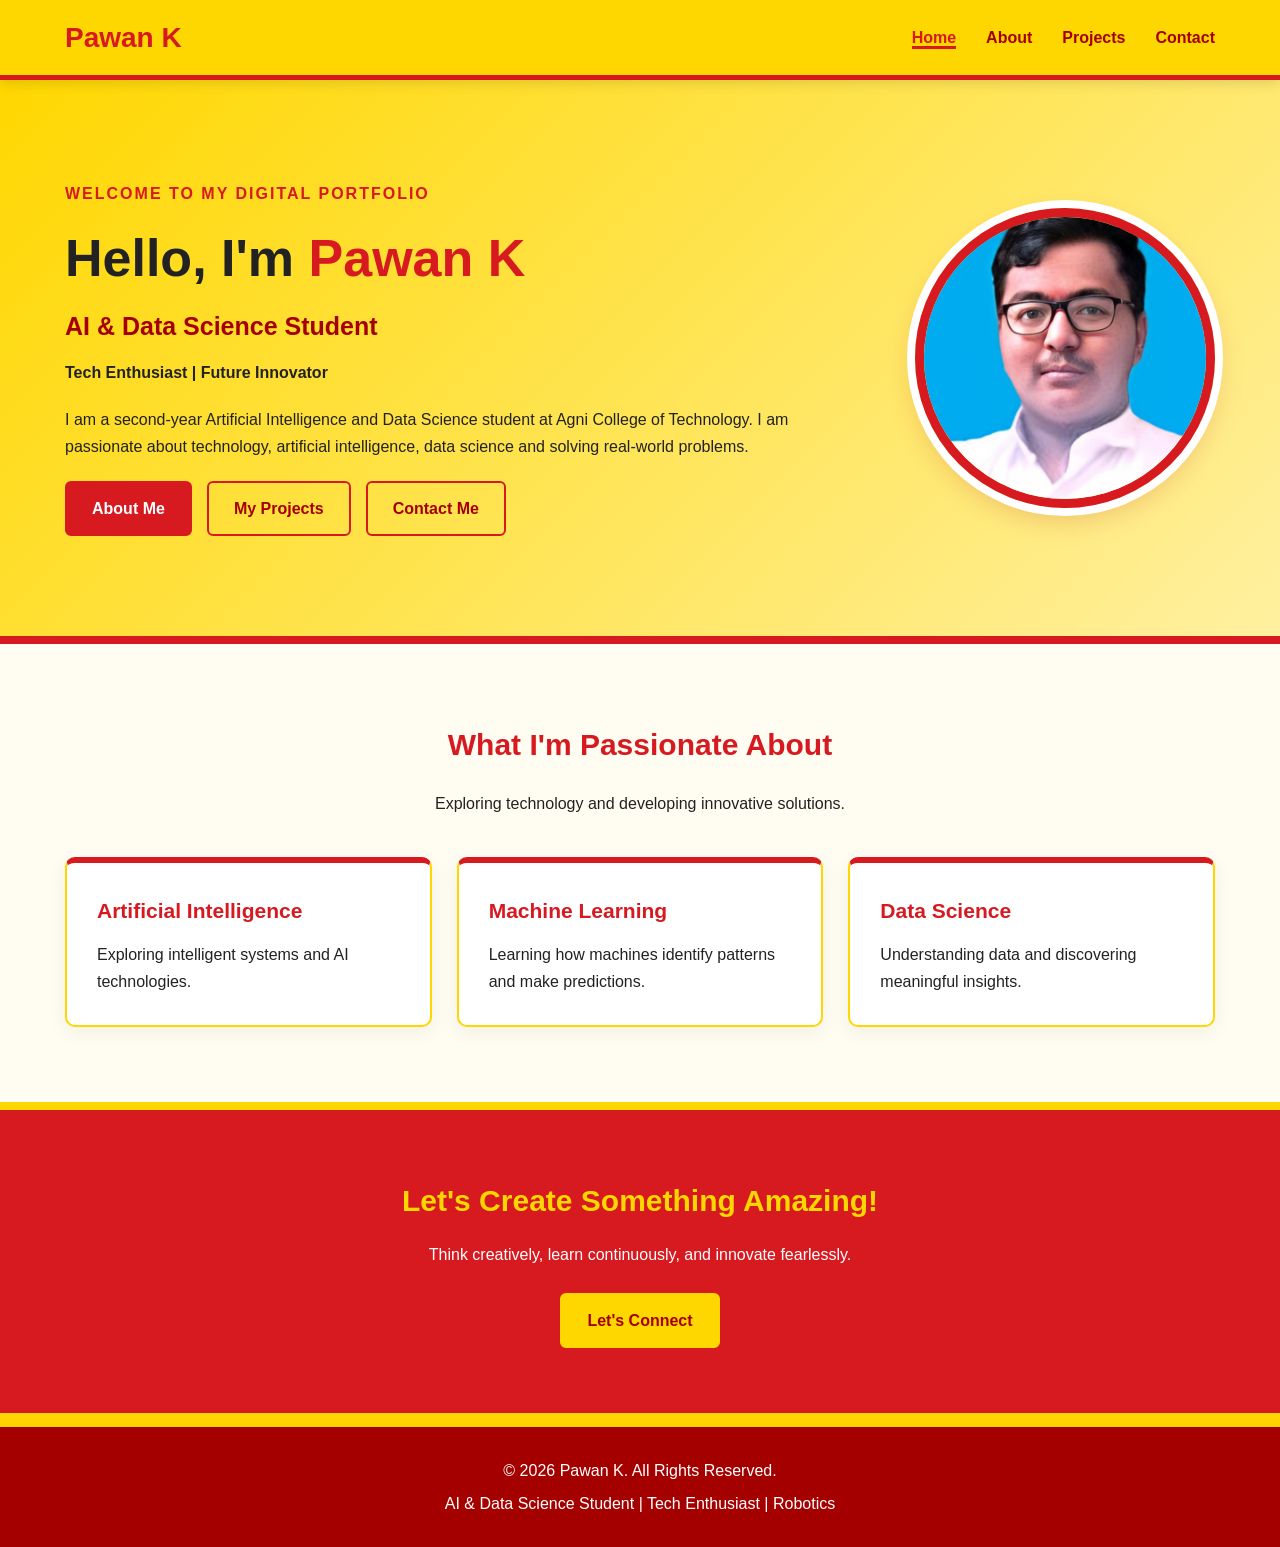
<file: index.html>
<!DOCTYPE html>
<html lang="en">
<head>
    <meta charset="UTF-8">
    <meta name="viewport" content="width=device-width, initial-scale=1.0">
    <meta name="description" content="Personal portfolio of Pawan K, AI and Data Science student.">
    <title>Pawan K | Portfolio</title>
    <link rel="stylesheet" href="style.css">
    <script src="script.js" defer></script>
</head>
<body>

<a class="skip-link" href="#main-content">Skip to main content</a>

<header class="site-header">
    <div class="container header-container">
        <a href="index.html" class="logo">Pawan K</a>

        <button class="menu-toggle" aria-label="Open navigation menu"
            aria-expanded="false" aria-controls="primary-navigation">
            ☰
        </button>

        <nav class="navigation" id="primary-navigation" aria-label="Main navigation">
            <ul>
                <li><a href="index.html" aria-current="page">Home</a></li>
                <li><a href="about.html">About</a></li>
                <li><a href="projects.html">Projects</a></li>
                <li><a href="contact.html">Contact</a></li>
            </ul>
        </nav>
    </div>
</header>

<main id="main-content">

    <section class="hero">
        <div class="container hero-container">

            <div class="hero-content">
                <p class="subtitle">WELCOME TO MY DIGITAL PORTFOLIO</p>

                <h1>Hello, I'm <span>Pawan K</span></h1>

                <h2>AI & Data Science Student</h2>

                <p class="role">Tech Enthusiast | Future Innovator</p>

                <p>
                    I am a second-year Artificial Intelligence and
                    Data Science student at Agni College of Technology.
                    I am passionate about technology, artificial
                    intelligence, data science and solving real-world
                    problems.
                </p>

                <div class="hero-buttons">
                    <a href="about.html" class="btn">About Me</a>
                    <a href="projects.html" class="btn btn-outline">My Projects</a>
                    <a href="contact.html" class="btn btn-outline">Contact Me</a>
                </div>
            </div>

            <div class="profile-container">
                <img src="images/profile.jpg"
                     alt="Profile photograph of Pawan K"
                     class="profile-image">
            </div>

        </div>
    </section>

    <section class="section">
        <div class="container">

            <div class="section-heading">
                <h2>What I'm Passionate About</h2>
                <p>Exploring technology and developing innovative solutions.</p>
            </div>

            <div class="card-grid">

                <article class="card">
                    <h3>Artificial Intelligence</h3>
                    <p>Exploring intelligent systems and AI technologies.</p>
                </article>

                <article class="card">
                    <h3>Machine Learning</h3>
                    <p>Learning how machines identify patterns and make predictions.</p>
                </article>

                <article class="card">
                    <h3>Data Science</h3>
                    <p>Understanding data and discovering meaningful insights.</p>
                </article>

            </div>
        </div>
    </section>

    <section class="cta-section">
        <div class="container">
            <h2>Let's Create Something Amazing!</h2>
            <p>Think creatively, learn continuously, and innovate fearlessly.</p>
            <a href="contact.html" class="btn btn-light">Let's Connect</a>
        </div>
    </section>

</main>

<footer class="site-footer">
    <div class="container">
        <p>&copy; <span class="current-year"></span> Pawan K. All Rights Reserved.</p>
        <p>AI & Data Science Student | Tech Enthusiast | Robotics</p>
    </div>
</footer>

</body>
</html>
</file>
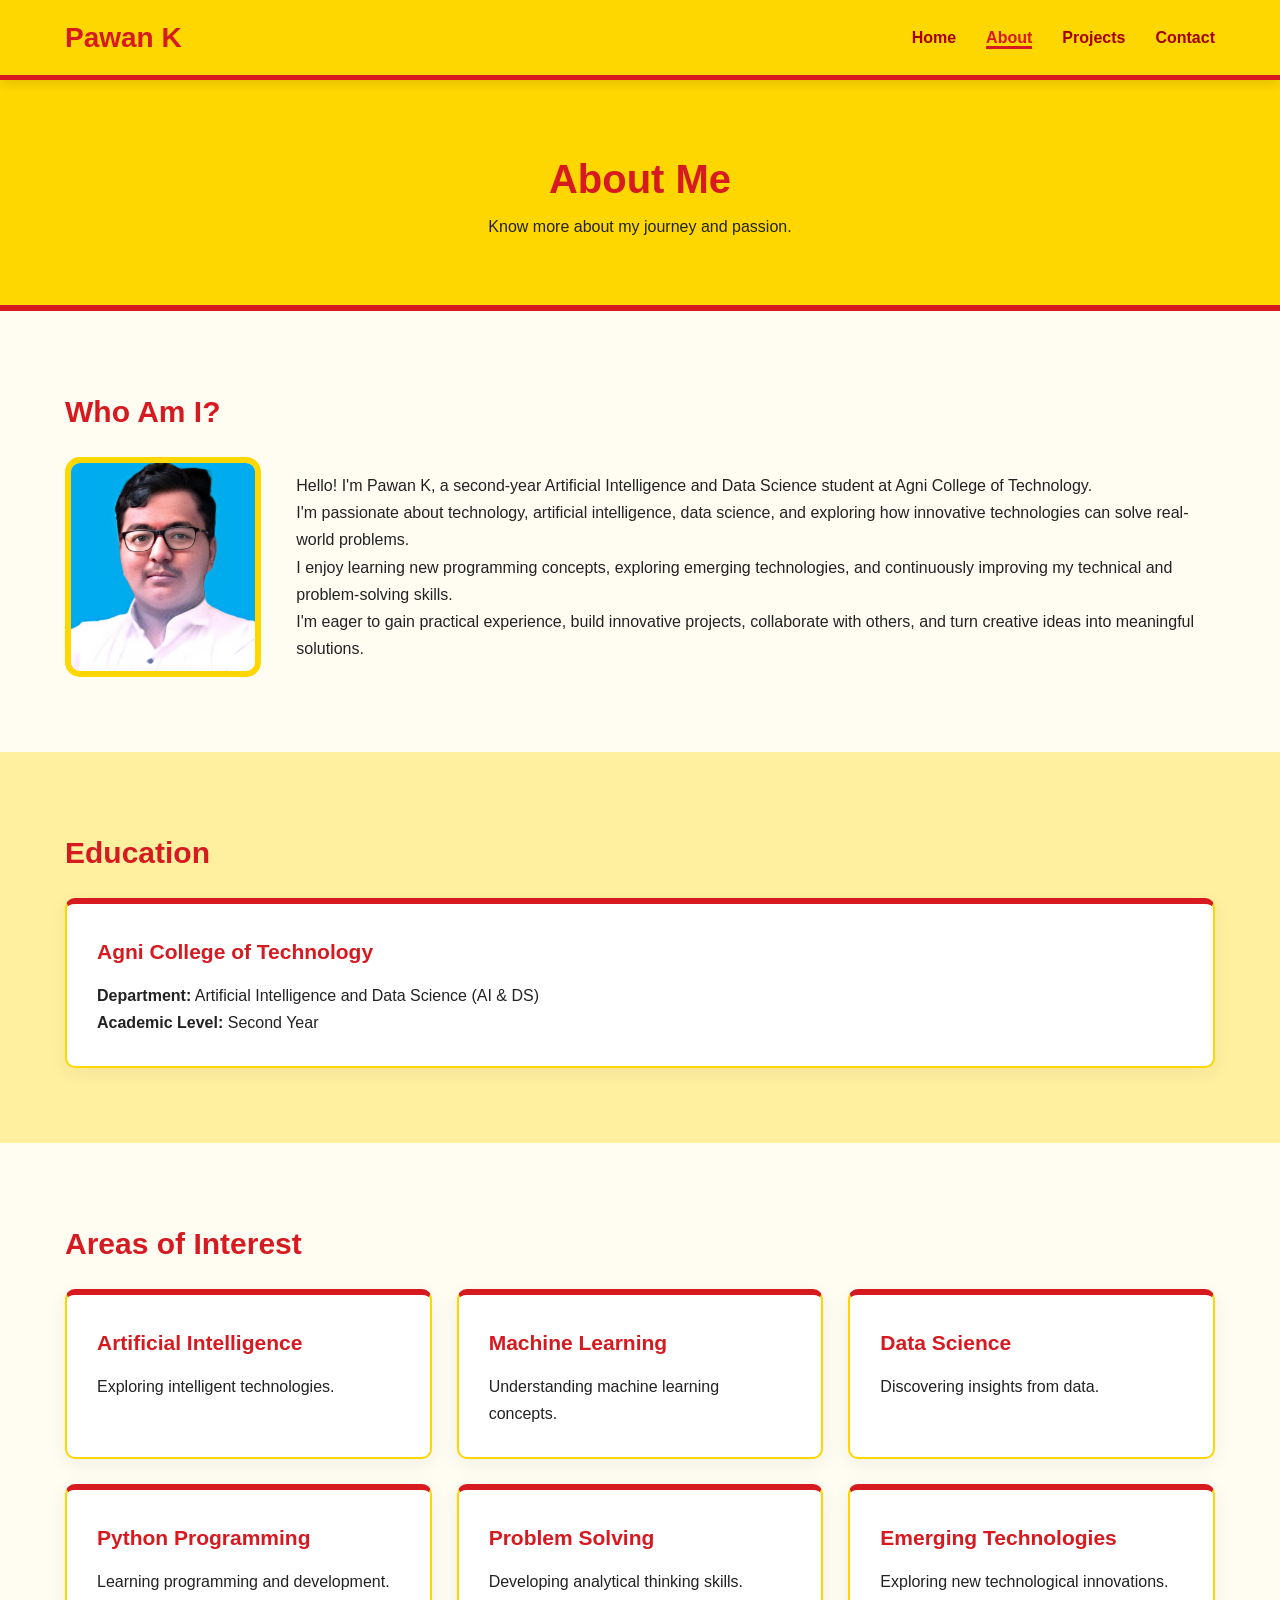
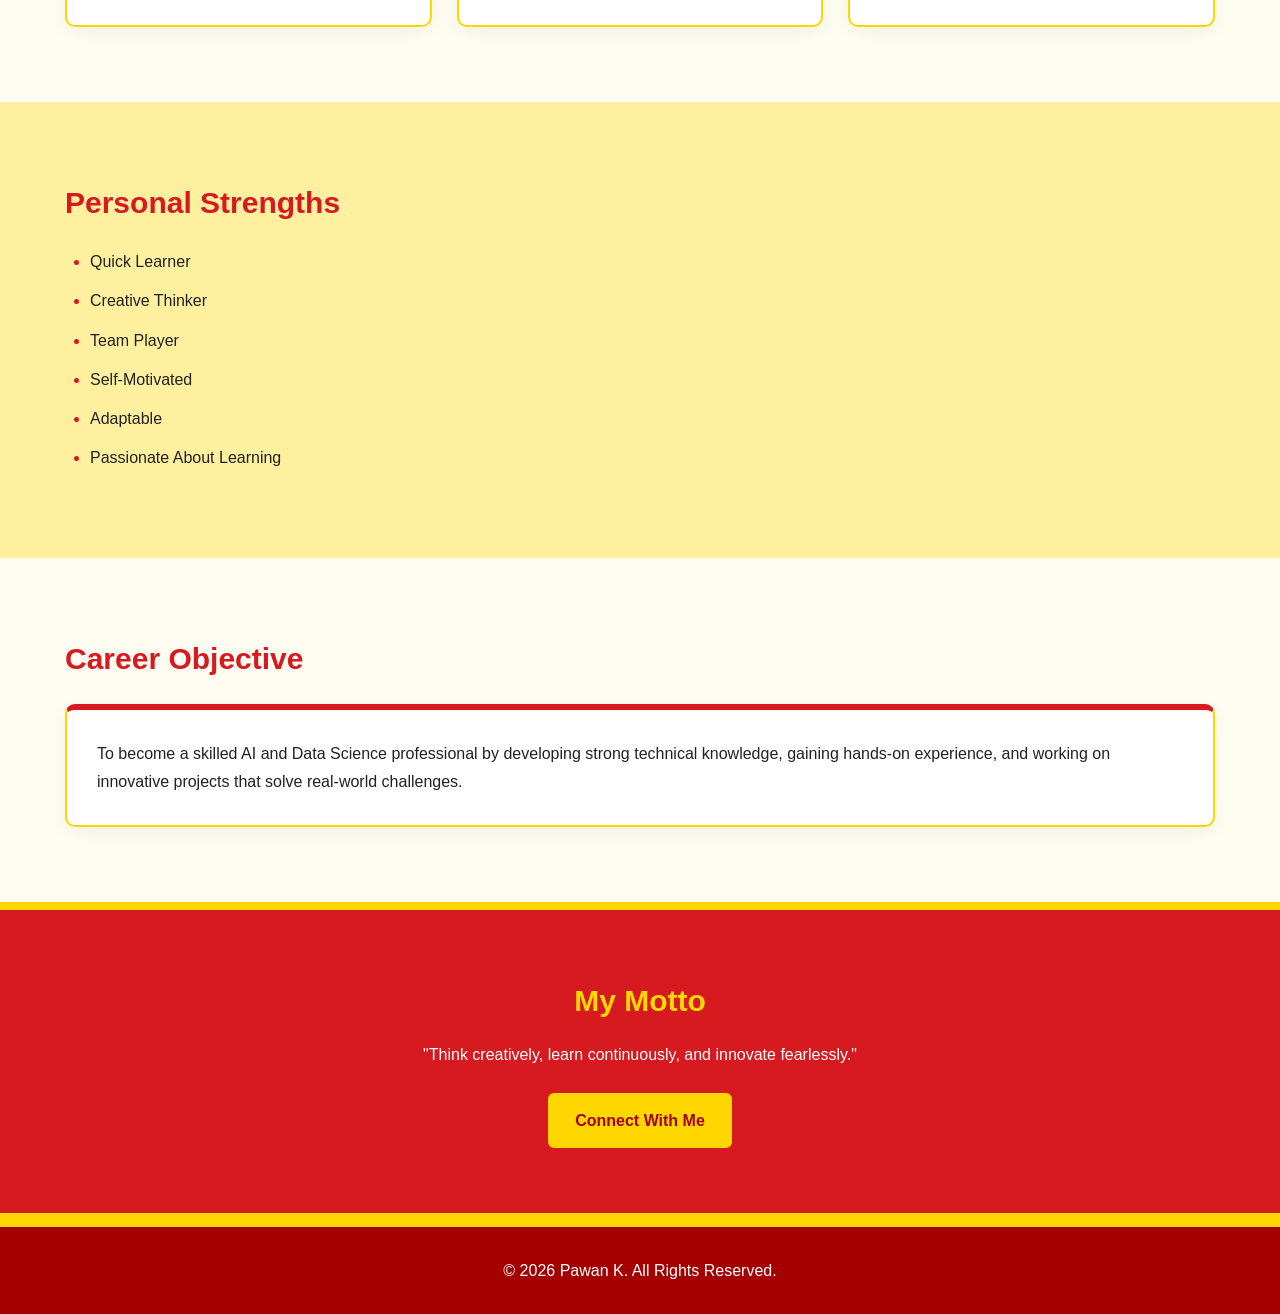
<file: about.html>
<!DOCTYPE html>
<html lang="en">
<head>
    <meta charset="UTF-8">
    <meta name="viewport" content="width=device-width, initial-scale=1.0">
    <meta name="description" content="About Pawan K, AI and Data Science student.">
    <title>About Me | Pawan K</title>
    <link rel="stylesheet" href="style.css">
    <script src="script.js" defer></script>
</head>
<body>

<a class="skip-link" href="#main-content">Skip to main content</a>

<header class="site-header">
    <div class="container header-container">
        <a href="index.html" class="logo">Pawan K</a>

        <button class="menu-toggle" aria-label="Open navigation menu"
            aria-expanded="false" aria-controls="primary-navigation">☰</button>

        <nav class="navigation" id="primary-navigation" aria-label="Main navigation">
            <ul>
                <li><a href="index.html">Home</a></li>
                <li><a href="about.html" aria-current="page">About</a></li>
                <li><a href="projects.html">Projects</a></li>
                <li><a href="contact.html">Contact</a></li>
            </ul>
        </nav>
    </div>
</header>

<main id="main-content">

    <section class="page-banner">
        <div class="container">
            <h1>About Me</h1>
            <p>Know more about my journey and passion.</p>
        </div>
    </section>

    <section class="section">
        <div class="container">
            <h2>Who Am I?</h2>

            <div class="about-profile">
                <img src="images/profile.jpg"
                     alt="Pawan K"
                     class="about-image">

                <div>
                    <p>Hello! I'm Pawan K, a second-year Artificial Intelligence and Data Science student at Agni College of Technology.</p>

                    <p>I'm passionate about technology, artificial intelligence, data science, and exploring how innovative technologies can solve real-world problems.</p>

                    <p>I enjoy learning new programming concepts, exploring emerging technologies, and continuously improving my technical and problem-solving skills.</p>

                    <p>I'm eager to gain practical experience, build innovative projects, collaborate with others, and turn creative ideas into meaningful solutions.</p>
                </div>
            </div>
        </div>
    </section>

    <section class="section section-alt">
        <div class="container">
            <h2>Education</h2>

            <article class="card">
                <h3>Agni College of Technology</h3>
                <p><strong>Department:</strong> Artificial Intelligence and Data Science (AI & DS)</p>
                <p><strong>Academic Level:</strong> Second Year</p>
            </article>
        </div>
    </section>

    <section class="section">
        <div class="container">
            <h2>Areas of Interest</h2>

            <div class="card-grid">
                <article class="card"><h3>Artificial Intelligence</h3><p>Exploring intelligent technologies.</p></article>
                <article class="card"><h3>Machine Learning</h3><p>Understanding machine learning concepts.</p></article>
                <article class="card"><h3>Data Science</h3><p>Discovering insights from data.</p></article>
                <article class="card"><h3>Python Programming</h3><p>Learning programming and development.</p></article>
                <article class="card"><h3>Problem Solving</h3><p>Developing analytical thinking skills.</p></article>
                <article class="card"><h3>Emerging Technologies</h3><p>Exploring new technological innovations.</p></article>
            </div>
        </div>
    </section>

    <section class="section section-alt">
        <div class="container">
            <h2>Personal Strengths</h2>

            <ul class="interest-list">
                <li>Quick Learner</li>
                <li>Creative Thinker</li>
                <li>Team Player</li>
                <li>Self-Motivated</li>
                <li>Adaptable</li>
                <li>Passionate About Learning</li>
            </ul>
        </div>
    </section>

    <section class="section">
        <div class="container">
            <h2>Career Objective</h2>
            <article class="card">
                <p>To become a skilled AI and Data Science professional by developing strong technical knowledge, gaining hands-on experience, and working on innovative projects that solve real-world challenges.</p>
            </article>
        </div>
    </section>

    <section class="cta-section">
        <div class="container">
            <h2>My Motto</h2>
            <p>"Think creatively, learn continuously, and innovate fearlessly."</p>
            <a href="contact.html" class="btn btn-light">Connect With Me</a>
        </div>
    </section>

</main>

<footer class="site-footer">
    <div class="container">
        <p>&copy; <span class="current-year"></span> Pawan K. All Rights Reserved.</p>
    </div>
</footer>

</body>
</html>
</file>
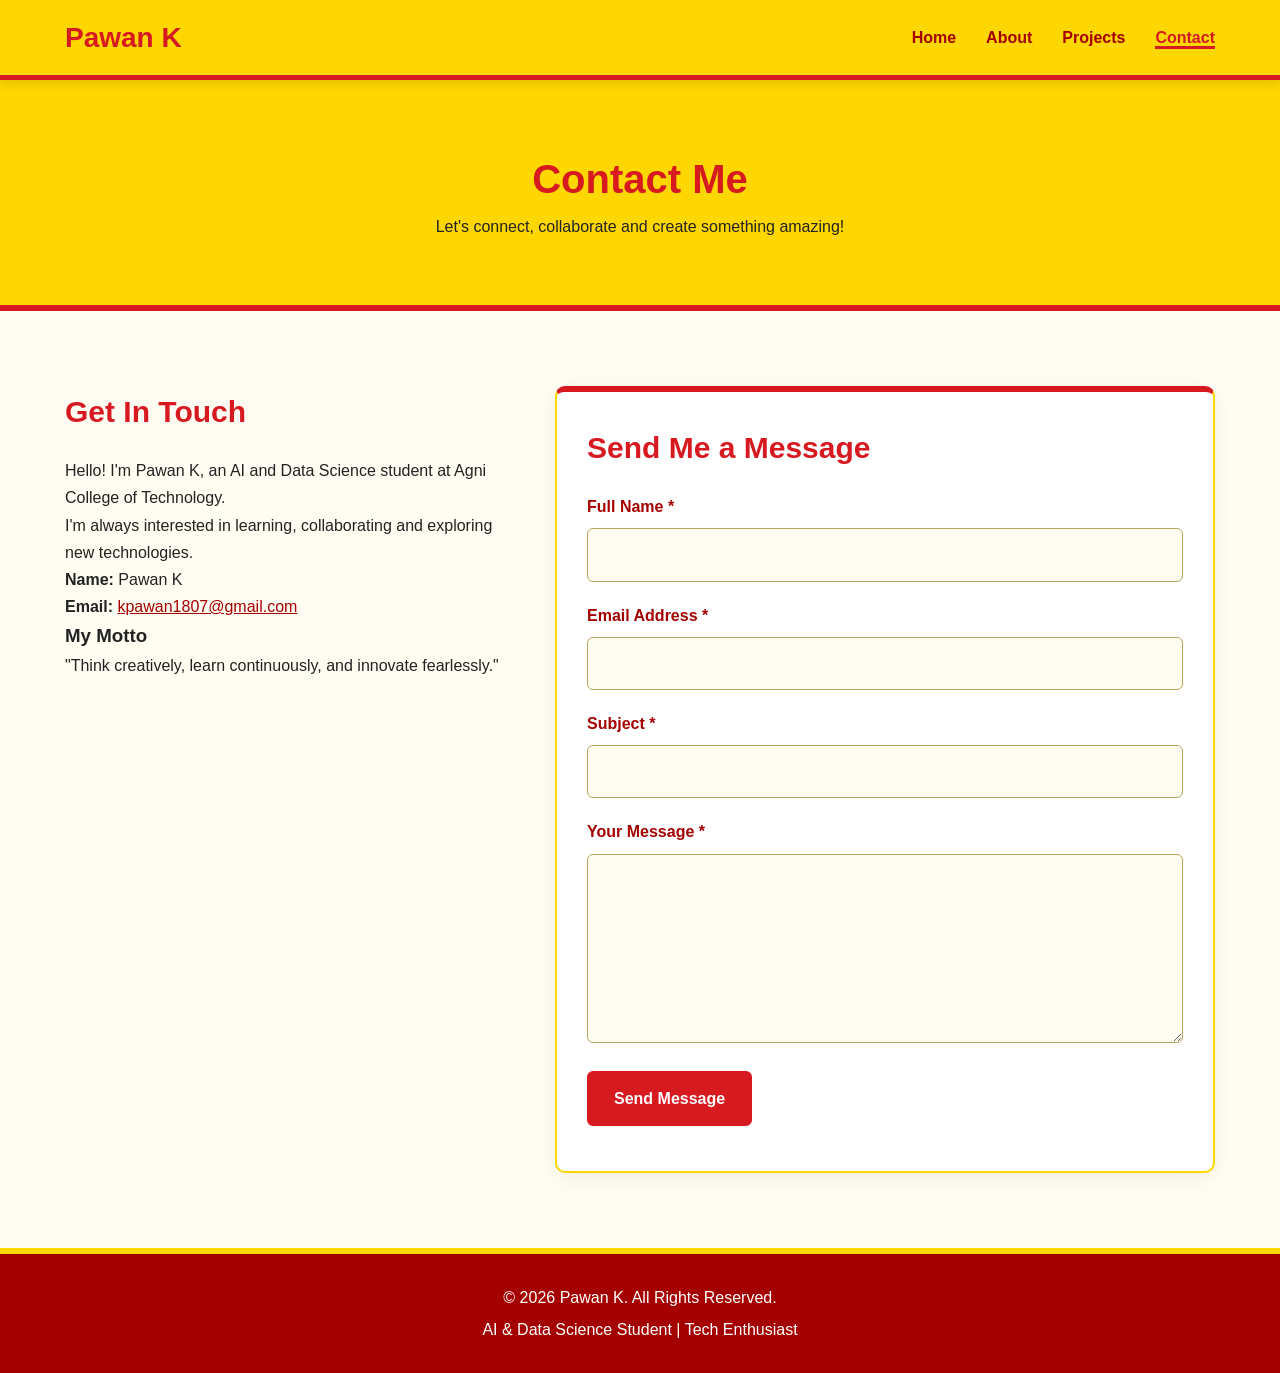
<file: contact.html>
<!DOCTYPE html>
<html lang="en">
<head>
    <meta charset="UTF-8">
    <meta name="viewport" content="width=device-width, initial-scale=1.0">
    <meta name="description" content="Contact Pawan K, AI and Data Science student.">
    <title>Contact | Pawan K</title>
    <link rel="stylesheet" href="style.css">
    <script src="script.js" defer></script>
</head>
<body>

<a class="skip-link" href="#main-content">Skip to main content</a>

<header class="site-header">
    <div class="container header-container">
        <a href="index.html" class="logo">Pawan K</a>

        <button class="menu-toggle" aria-label="Open navigation menu"
            aria-expanded="false" aria-controls="primary-navigation">☰</button>

        <nav class="navigation" id="primary-navigation" aria-label="Main navigation">
            <ul>
                <li><a href="index.html">Home</a></li>
                <li><a href="about.html">About</a></li>
                <li><a href="projects.html">Projects</a></li>
                <li><a href="contact.html" aria-current="page">Contact</a></li>
            </ul>
        </nav>
    </div>
</header>

<main id="main-content">

    <section class="page-banner">
        <div class="container">
            <h1>Contact Me</h1>
            <p>Let's connect, collaborate and create something amazing!</p>
        </div>
    </section>

    <section class="section">
        <div class="container contact-container">

            <div class="contact-info">
                <h2>Get In Touch</h2>

                <p>Hello! I'm Pawan K, an AI and Data Science student at Agni College of Technology.</p>

                <p>I'm always interested in learning, collaborating and exploring new technologies.</p>

                <p><strong>Name:</strong> Pawan K</p>

                <p><strong>Email:</strong>
                    <a href="mailto:kpawan1807@gmail.com">kpawan1807@gmail.com</a>
                </p>

                <h3>My Motto</h3>
                <p>"Think creatively, learn continuously, and innovate fearlessly."</p>
            </div>

            <div class="contact-form-container">
                <h2>Send Me a Message</h2>

                <form id="contact-form">

                    <div class="form-group">
                        <label for="name">Full Name *</label>
                        <input type="text" id="name" name="name" autocomplete="name" required minlength="2">
                    </div>

                    <div class="form-group">
                        <label for="email">Email Address *</label>
                        <input type="email" id="email" name="email" autocomplete="email" required>
                    </div>

                    <div class="form-group">
                        <label for="subject">Subject *</label>
                        <input type="text" id="subject" name="subject" required>
                    </div>

                    <div class="form-group">
                        <label for="message">Your Message *</label>
                        <textarea id="message" name="message" rows="6" minlength="10" required></textarea>
                    </div>

                    <button type="submit" class="btn">Send Message</button>

                    <p id="form-status" role="status" aria-live="polite"></p>
                </form>
            </div>

        </div>
    </section>

</main>

<footer class="site-footer">
    <div class="container">
        <p>&copy; <span class="current-year"></span> Pawan K. All Rights Reserved.</p>
        <p>AI & Data Science Student | Tech Enthusiast</p>
    </div>
</footer>

</body>
</html>
</file>
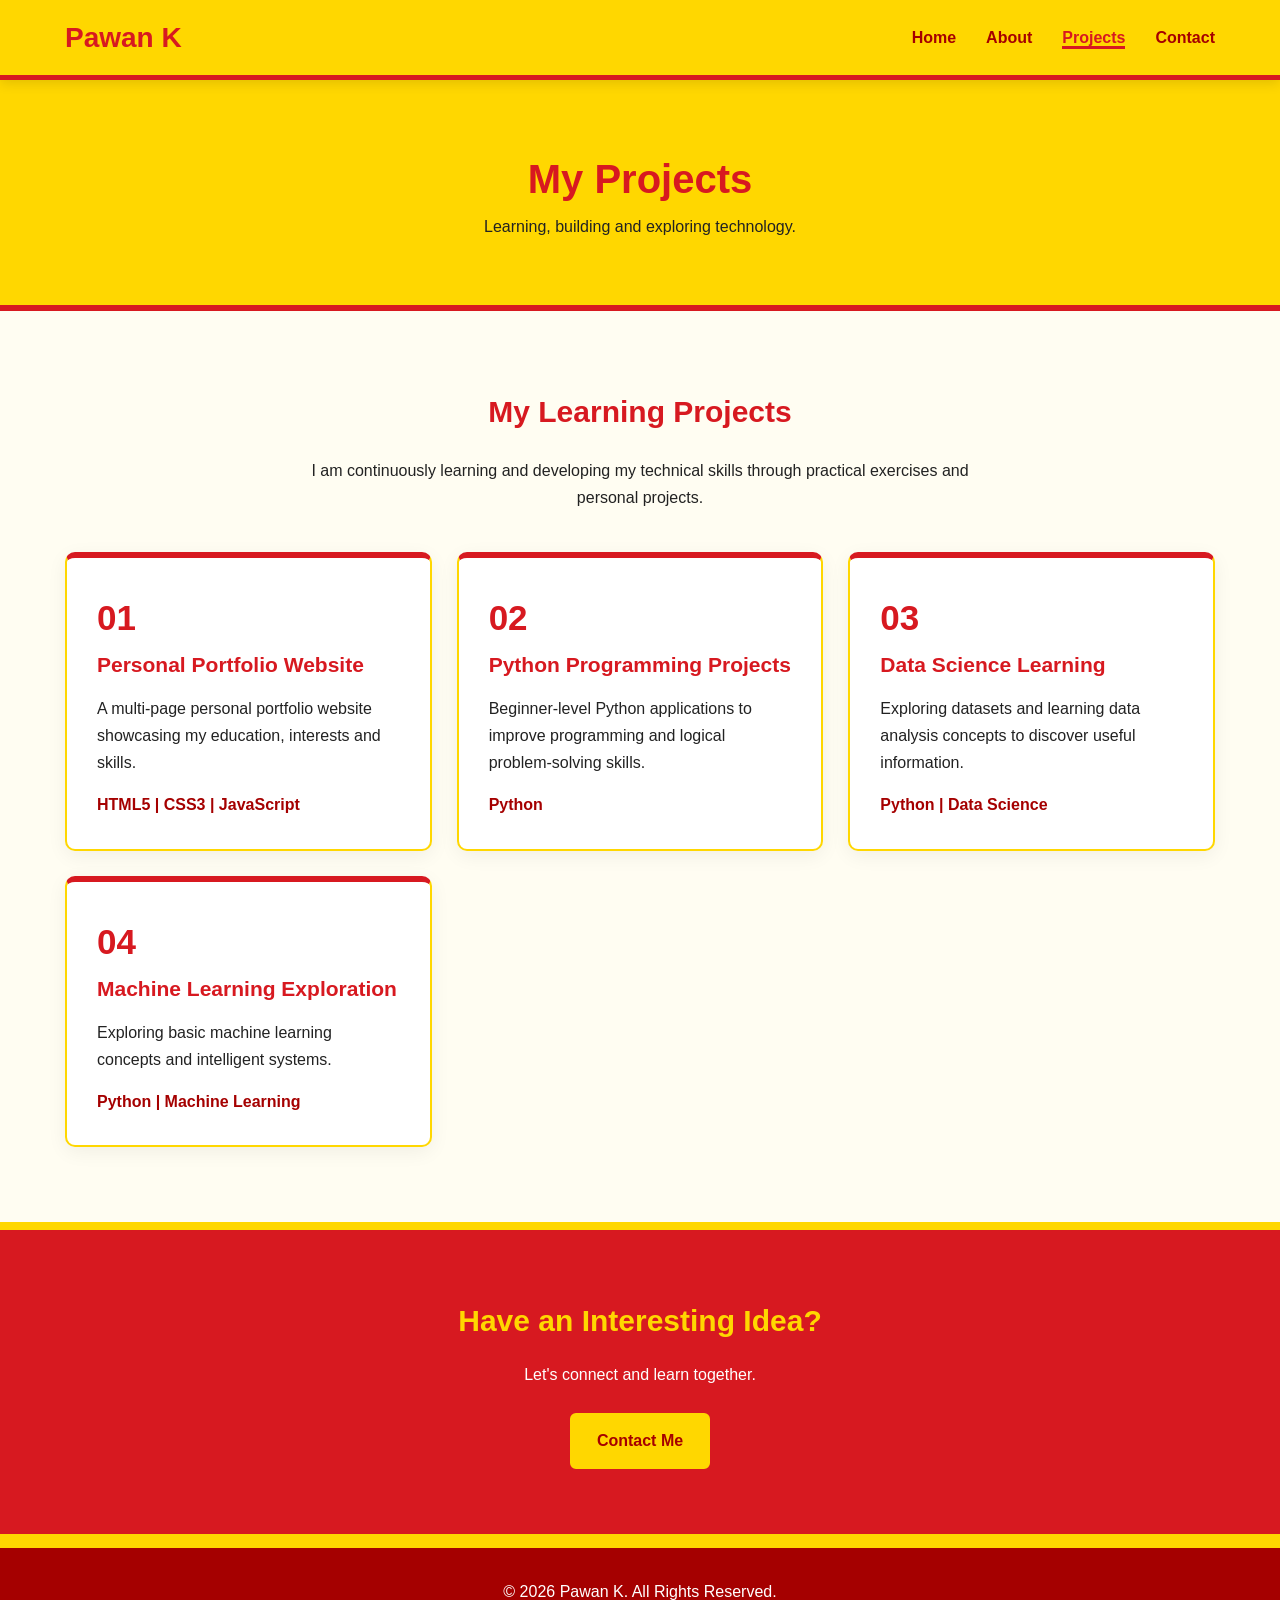
<file: projects.html>
<!DOCTYPE html>
<html lang="en">
<head>
    <meta charset="UTF-8">
    <meta name="viewport" content="width=device-width, initial-scale=1.0">
    <meta name="description" content="Projects and technical interests of Pawan K.">
    <title>Projects | Pawan K</title>
    <link rel="stylesheet" href="style.css">
    <script src="script.js" defer></script>
</head>
<body>

<a class="skip-link" href="#main-content">Skip to main content</a>

<header class="site-header">
    <div class="container header-container">
        <a href="index.html" class="logo">Pawan K</a>

        <button class="menu-toggle" aria-label="Open navigation menu"
            aria-expanded="false" aria-controls="primary-navigation">☰</button>

        <nav class="navigation" id="primary-navigation" aria-label="Main navigation">
            <ul>
                <li><a href="index.html">Home</a></li>
                <li><a href="about.html">About</a></li>
                <li><a href="projects.html" aria-current="page">Projects</a></li>
                <li><a href="contact.html">Contact</a></li>
            </ul>
        </nav>
    </div>
</header>

<main id="main-content">

    <section class="page-banner">
        <div class="container">
            <h1>My Projects</h1>
            <p>Learning, building and exploring technology.</p>
        </div>
    </section>

    <section class="section">
        <div class="container">

            <div class="section-heading">
                <h2>My Learning Projects</h2>
                <p>I am continuously learning and developing my technical skills through practical exercises and personal projects.</p>
            </div>

            <div class="card-grid">

                <article class="card">
                    <div class="project-number">01</div>
                    <h3>Personal Portfolio Website</h3>
                    <p>A multi-page personal portfolio website showcasing my education, interests and skills.</p>
                    <p class="tech-stack">HTML5 | CSS3 | JavaScript</p>
                </article>

                <article class="card">
                    <div class="project-number">02</div>
                    <h3>Python Programming Projects</h3>
                    <p>Beginner-level Python applications to improve programming and logical problem-solving skills.</p>
                    <p class="tech-stack">Python</p>
                </article>

                <article class="card">
                    <div class="project-number">03</div>
                    <h3>Data Science Learning</h3>
                    <p>Exploring datasets and learning data analysis concepts to discover useful information.</p>
                    <p class="tech-stack">Python | Data Science</p>
                </article>

                <article class="card">
                    <div class="project-number">04</div>
                    <h3>Machine Learning Exploration</h3>
                    <p>Exploring basic machine learning concepts and intelligent systems.</p>
                    <p class="tech-stack">Python | Machine Learning</p>
                </article>

            </div>
        </div>
    </section>

    <section class="cta-section">
        <div class="container">
            <h2>Have an Interesting Idea?</h2>
            <p>Let's connect and learn together.</p>
            <a href="contact.html" class="btn btn-light">Contact Me</a>
        </div>
    </section>

</main>

<footer class="site-footer">
    <div class="container">
        <p>&copy; <span class="current-year"></span> Pawan K. All Rights Reserved.</p>
    </div>
</footer>

</body>
</html>
</file>
<file: style.css>
/* ===== TVK INSPIRED YELLOW & RED THEME ===== */

:root {
    --yellow: #FFD700;
    --light-yellow: #FFF3A6;
    --red: #D71920;
    --dark-red: #A50000;
    --white: #FFFFFF;
    --black: #222222;
    --light-bg: #FFFDF2;
}

* {
    margin: 0;
    padding: 0;
    box-sizing: border-box;
}

html {
    scroll-behavior: smooth;
    scroll-padding-top: 90px;
}

body {
    font-family: Arial, Helvetica, sans-serif;
    background: var(--light-bg);
    color: var(--black);
    line-height: 1.7;
}

.container {
    width: 90%;
    max-width: 1150px;
    margin: auto;
}

a {
    color: var(--dark-red);
}

button, input, textarea {
    font: inherit;
}

.skip-link {
    position: absolute;
    top: -100px;
    left: 10px;
    z-index: 1000;
    padding: 12px;
    background: white;
    color: var(--red);
}

.skip-link:focus {
    top: 10px;
}

:focus-visible {
    outline: 3px solid var(--dark-red);
    outline-offset: 4px;
}

/* HEADER */

.site-header {
    background: var(--yellow);
    border-bottom: 5px solid var(--red);
    position: sticky;
    top: 0;
    z-index: 100;
    box-shadow: 0 3px 12px rgba(0,0,0,.12);
}

.header-container {
    min-height: 75px;
    display: flex;
    justify-content: space-between;
    align-items: center;
}

.logo {
    color: var(--red);
    font-size: 28px;
    font-weight: 900;
    text-decoration: none;
}

.navigation ul {
    display: flex;
    list-style: none;
    gap: 30px;
}

.navigation a {
    color: var(--dark-red);
    font-weight: bold;
    text-decoration: none;
}

.navigation a:hover,
.navigation a[aria-current="page"] {
    color: var(--red);
    border-bottom: 3px solid var(--red);
}

.menu-toggle {
    display: none;
    background: transparent;
    border: none;
    font-size: 28px;
    color: var(--red);
    cursor: pointer;
}

/* HERO */

.hero {
    background: linear-gradient(135deg, #FFD700, #FFF0A0);
    padding: 100px 0;
    border-bottom: 8px solid var(--red);
}

.hero-container {
    display: flex;
    align-items: center;
    justify-content: space-between;
    gap: 50px;
}

.hero-content {
    flex: 1;
}

.subtitle {
    color: var(--red);
    font-weight: 900;
    letter-spacing: 2px;
    margin-bottom: 12px;
}

.hero h1 {
    font-size: clamp(32px, 5vw, 52px);
    line-height: 1.2;
    margin-bottom: 15px;
}

.hero h1 span {
    color: var(--red);
}

.hero h2 {
    font-size: 25px;
    color: var(--dark-red);
    margin-bottom: 12px;
}

.hero-content > p {
    margin-bottom: 20px;
}

.role {
    font-weight: bold;
}

/* PROFILE IMAGE */

.profile-container {
    width: 300px;
    height: 300px;
    flex-shrink: 0;
    border-radius: 50%;
    overflow: hidden;
    border: 9px solid var(--red);
    box-shadow: 0 0 0 8px var(--white),
                0 10px 30px rgba(165,0,0,.2);
}

.profile-image {
    width: 100%;
    height: 100%;
    object-fit: cover;
    display: block;
}

.about-profile {
    display: flex;
    align-items: center;
    gap: 35px;
}

.about-image {
    width: 220px;
    height: 220px;
    object-fit: cover;
    border-radius: 15px;
    border: 6px solid var(--yellow);
}

/* BUTTONS */

.hero-buttons {
    display: flex;
    gap: 15px;
    flex-wrap: wrap;
}

.btn {
    display: inline-block;
    background: var(--red);
    color: var(--white);
    padding: 12px 25px;
    border: 2px solid var(--red);
    border-radius: 6px;
    text-decoration: none;
    font-weight: bold;
    cursor: pointer;
    transition: .3s;
}

.btn:hover {
    background: var(--dark-red);
    border-color: var(--dark-red);
    color: white;
}

.btn-outline {
    background: transparent;
    color: var(--dark-red);
}

.btn-outline:hover {
    background: var(--red);
    color: white;
}

.btn-light {
    background: var(--yellow);
    border-color: var(--yellow);
    color: var(--dark-red);
}

.btn-light:hover {
    background: var(--light-yellow);
    border-color: var(--light-yellow);
    color: var(--dark-red);
}

/* SECTIONS */

.section {
    padding: 75px 0;
}

.section-alt {
    background: #FFF0A0;
}

.section h2 {
    font-size: 30px;
    margin-bottom: 20px;
    color: var(--red);
}

.section-heading {
    text-align: center;
    max-width: 700px;
    margin: 0 auto 40px;
}

/* CARDS */

.card-grid {
    display: grid;
    grid-template-columns: repeat(3, 1fr);
    gap: 25px;
}

.card {
    background: white;
    padding: 30px;
    border-radius: 10px;
    border: 2px solid var(--yellow);
    border-top: 6px solid var(--red);
    box-shadow: 0 5px 20px rgba(0,0,0,.06);
    transition: .3s;
}

.card:hover {
    transform: translateY(-7px);
    box-shadow: 0 10px 25px rgba(215,25,32,.15);
}

.card h3 {
    font-size: 21px;
    color: var(--red);
    margin-bottom: 12px;
}

/* PAGE BANNER */

.page-banner {
    background: var(--yellow);
    border-bottom: 6px solid var(--red);
    padding: 65px 0;
    text-align: center;
}

.page-banner h1 {
    font-size: 40px;
    color: var(--red);
}

/* INTERESTS */

.interest-list {
    padding-left: 25px;
}

.interest-list li {
    margin-bottom: 12px;
}

.interest-list li::marker {
    color: var(--red);
}

/* PROJECTS */

.project-number {
    font-size: 35px;
    color: var(--red);
    font-weight: bold;
}

.tech-stack {
    color: var(--dark-red) !important;
    font-weight: bold;
    margin-top: 15px;
}

/* CTA */

.cta-section {
    background: var(--red);
    color: white;
    text-align: center;
    padding: 65px 0;
    border-top: 8px solid var(--yellow);
    border-bottom: 8px solid var(--yellow);
}

.cta-section h2 {
    color: var(--yellow);
    font-size: 30px;
    margin-bottom: 15px;
}

.cta-section p {
    margin-bottom: 25px;
}

/* CONTACT */

.contact-container {
    display: grid;
    grid-template-columns: 1fr 1.5fr;
    gap: 50px;
    align-items: start;
}

.contact-info h2,
.contact-form-container h2 {
    color: var(--red);
    margin-bottom: 20px;
}

.contact-form-container {
    background: white;
    padding: 30px;
    border-radius: 10px;
    border: 2px solid var(--yellow);
    border-top: 6px solid var(--red);
    box-shadow: 0 5px 20px rgba(0,0,0,.06);
}

.form-group {
    margin-bottom: 20px;
}

.form-group label {
    display: block;
    font-weight: bold;
    color: var(--dark-red);
    margin-bottom: 8px;
}

.form-group input,
.form-group textarea {
    width: 100%;
    padding: 12px;
    border: 1px solid #b9a45b;
    border-radius: 6px;
    background: #fffdf2;
}

.form-group input:focus,
.form-group textarea:focus {
    border-color: var(--red);
}

.form-group textarea {
    resize: vertical;
    min-height: 140px;
}

#form-status {
    margin-top: 15px;
    color: var(--dark-red);
}

/* FOOTER */

.site-footer {
    background: var(--dark-red);
    color: white;
    text-align: center;
    padding: 25px 0;
    border-top: 6px solid var(--yellow);
}

.site-footer p {
    margin: 5px 0;
}

/* TABLET */

@media (max-width: 900px) {
    .card-grid {
        grid-template-columns: repeat(2, 1fr);
    }

    .profile-container {
        width: 230px;
        height: 230px;
    }
}

/* MOBILE */

@media (max-width: 650px) {
    .menu-toggle {
        display: block;
    }

    .navigation {
        display: none;
        position: absolute;
        top: 75px;
        left: 0;
        width: 100%;
        background: var(--yellow);
        padding: 20px;
        border-bottom: 4px solid var(--red);
    }

    .navigation.is-open {
        display: block;
    }

    .navigation ul {
        flex-direction: column;
        gap: 18px;
    }

    .hero {
        padding: 60px 0;
    }

    .hero-container {
        flex-direction: column-reverse;
        text-align: center;
    }

    .hero-buttons {
        justify-content: center;
    }

    .profile-container {
        width: 190px;
        height: 190px;
    }

    .about-profile {
        flex-direction: column;
        align-items: flex-start;
    }

    .about-image {
        width: 180px;
        height: 180px;
    }

    .card-grid {
        grid-template-columns: 1fr;
    }

    .contact-container {
        grid-template-columns: 1fr;
    }

    .section {
        padding: 50px 0;
    }

    .page-banner h1 {
        font-size: 32px;
    }
}

/* ACCESSIBILITY */

@media (prefers-reduced-motion: reduce) {
    *,
    *::before,
    *::after {
        scroll-behavior: auto !important;
        transition-duration: 0.01ms !important;
    }
}
</file>
